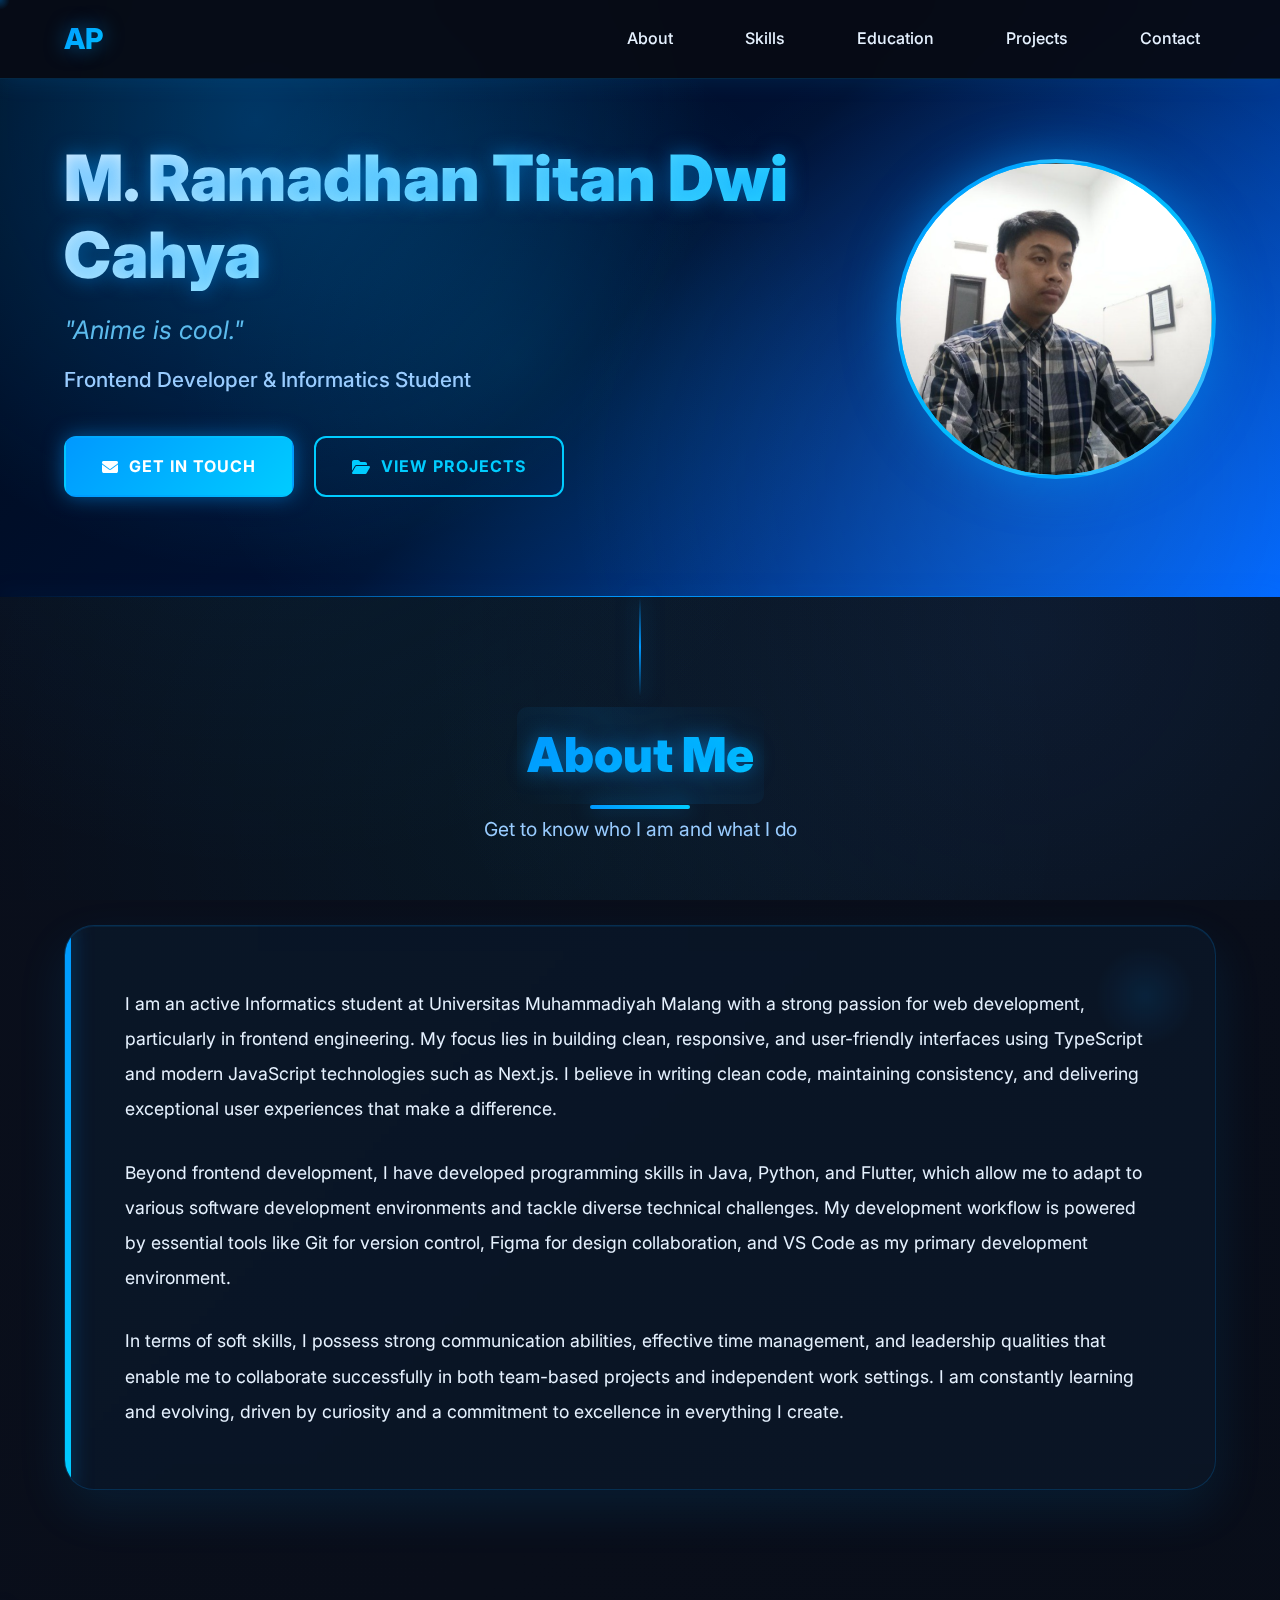
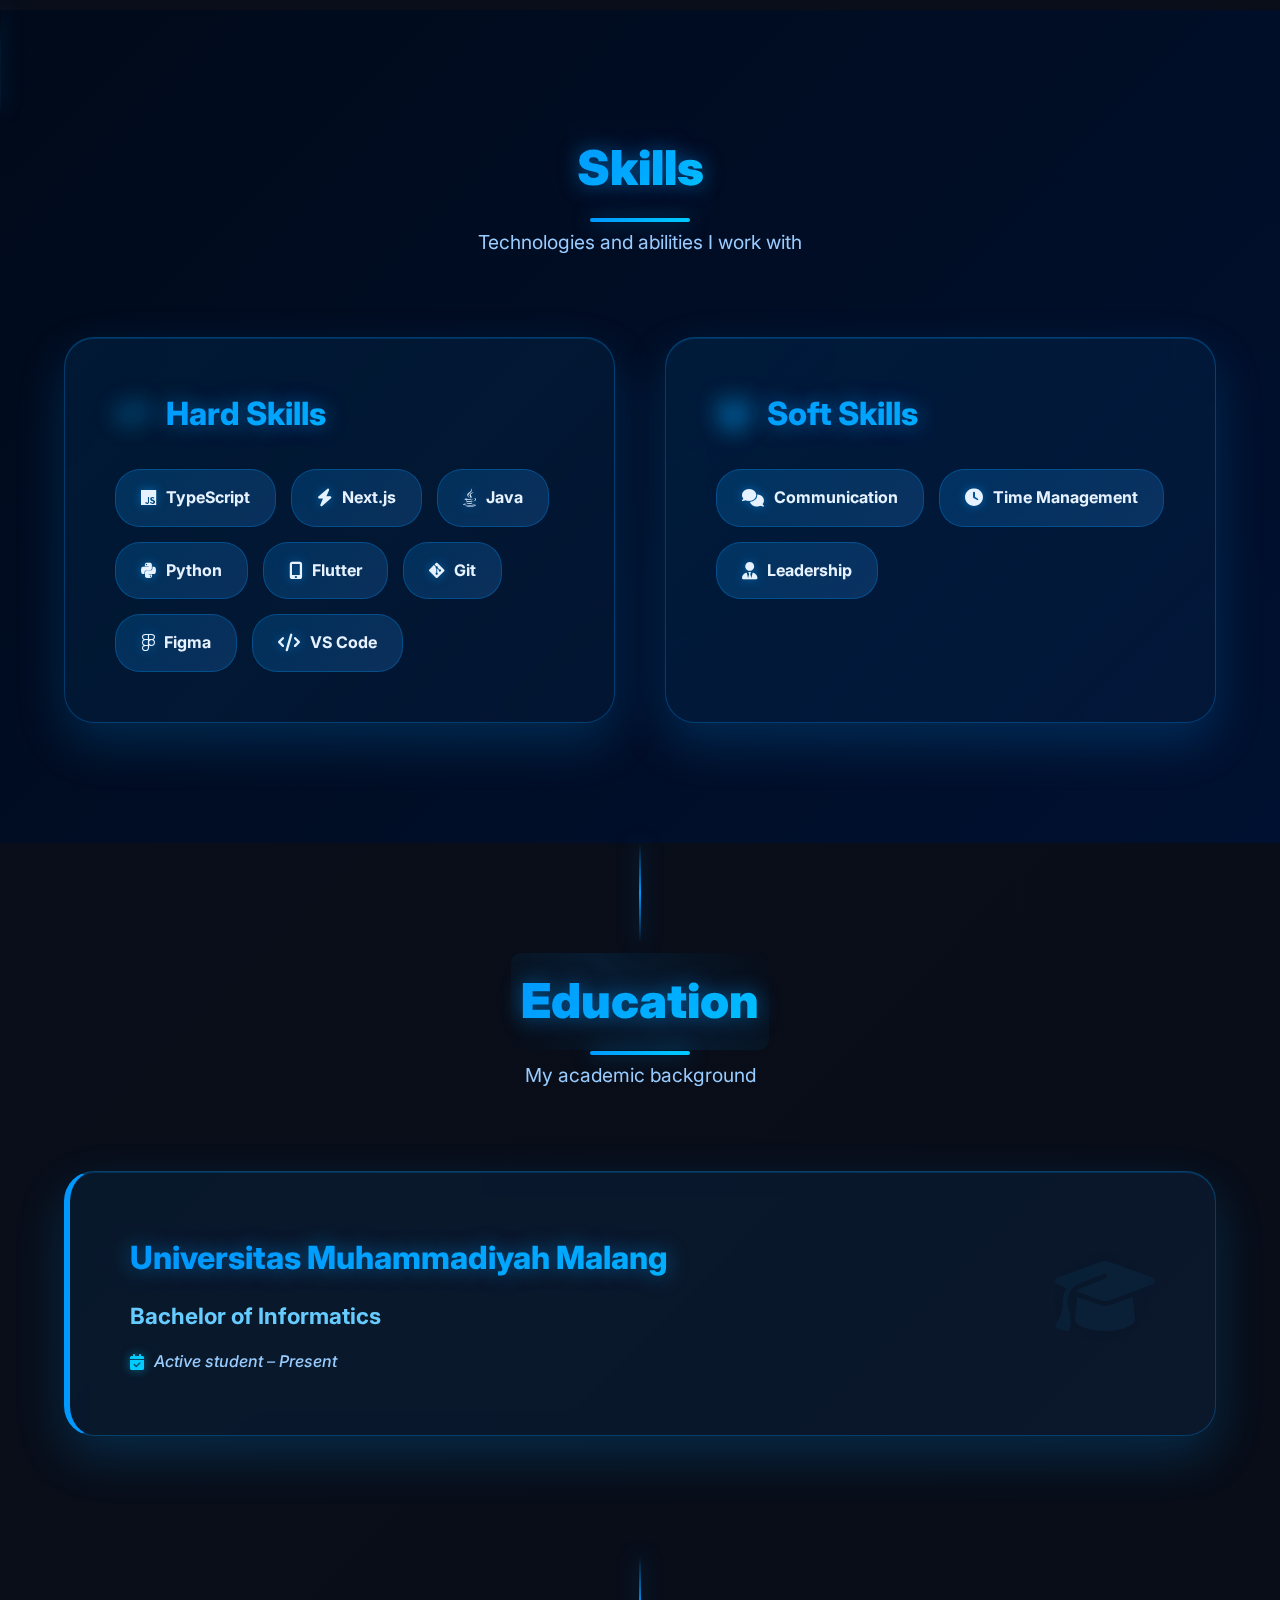
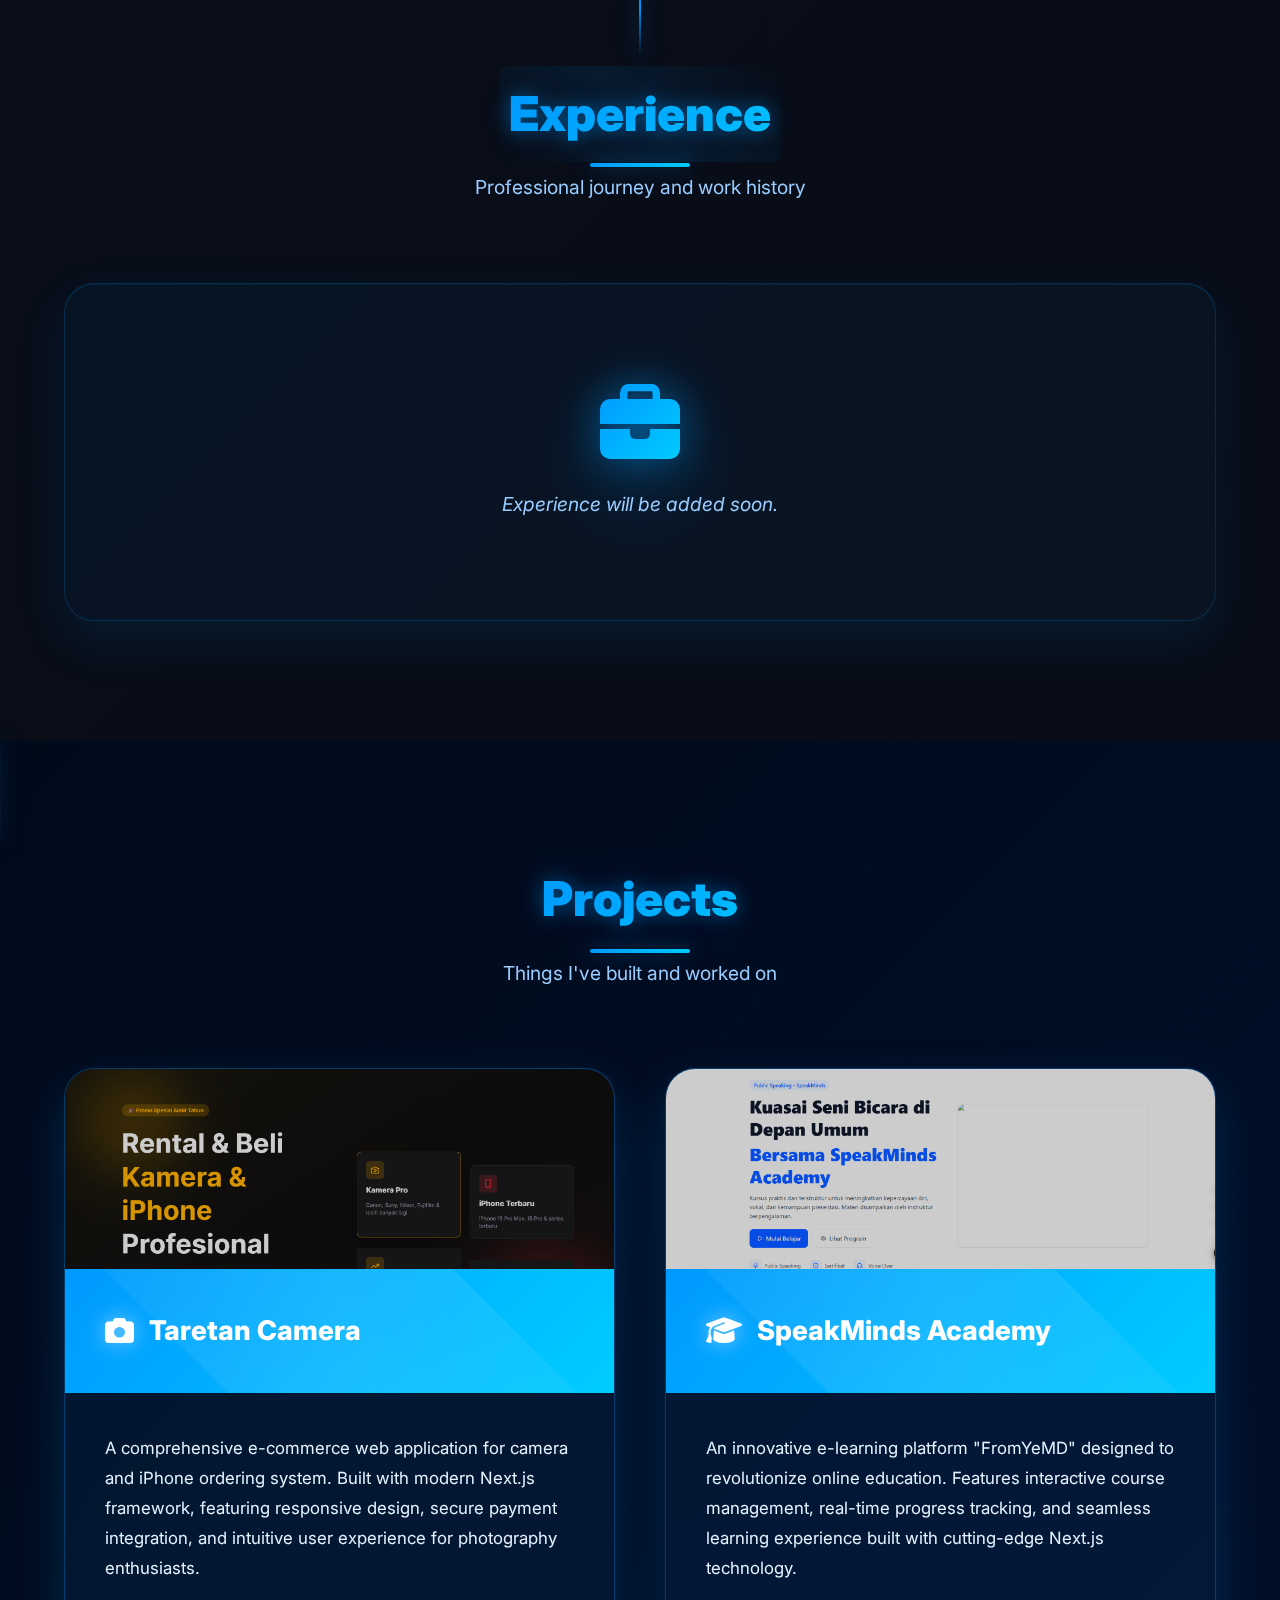
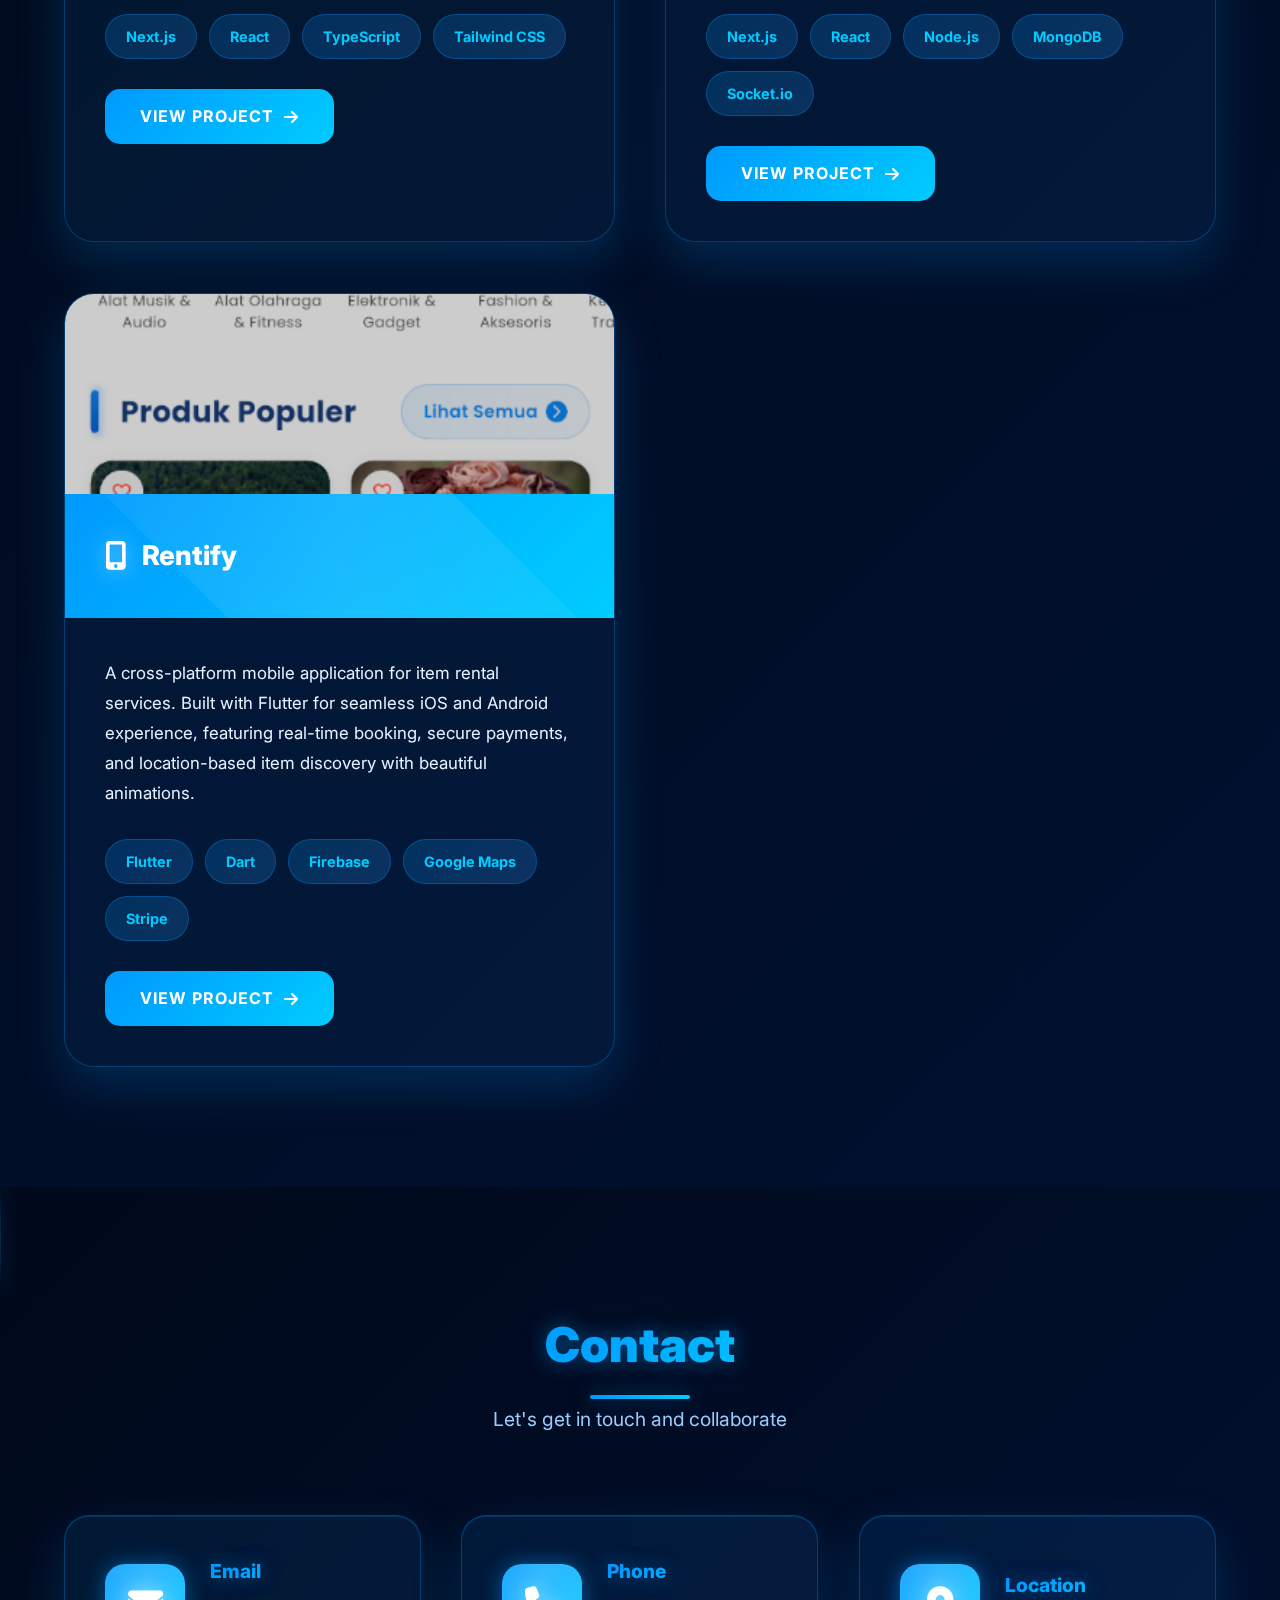
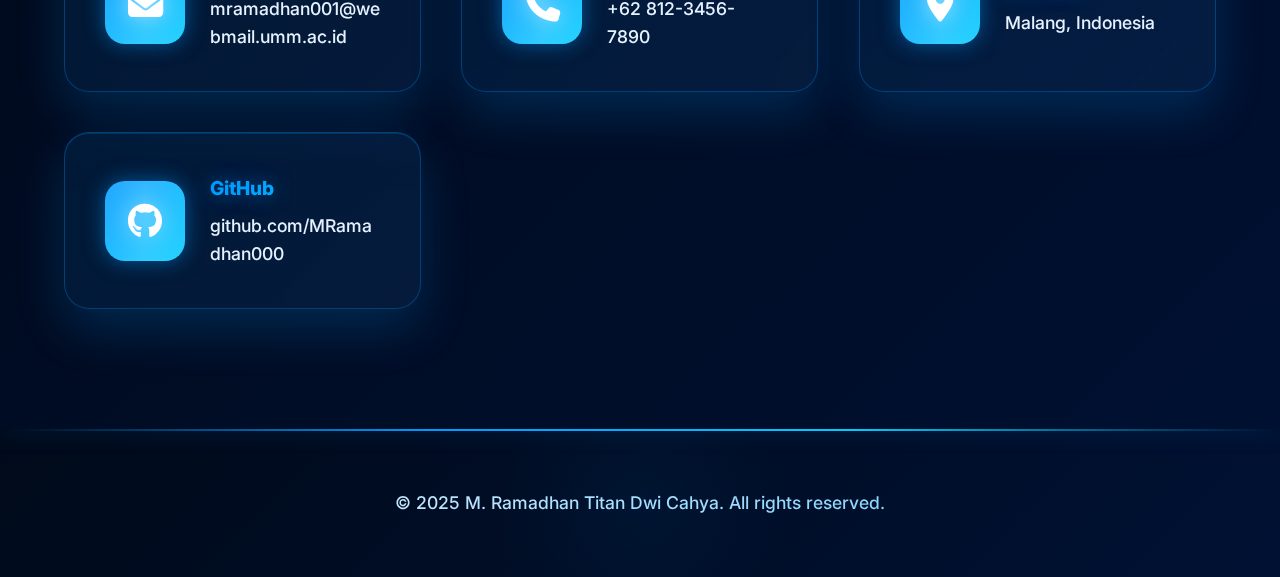
<file: index.html>
<!DOCTYPE html>
<html lang="en">

<head>
    <meta charset="UTF-8">
    <meta name="viewport" content="width=device-width, initial-scale=1.0">
    <title>M. Ramadhan Titan Dwi Cahya - CV (Component Version)</title>
    <link rel="stylesheet" href="style.css">
    <link href="https://fonts.googleapis.com/css2?family=Inter:wght@300;400;500;600;700;800&display=swap"
        rel="stylesheet">
    <link rel="stylesheet" href="https://cdnjs.cloudflare.com/ajax/libs/font-awesome/6.4.0/css/all.min.css">
    <script src="script.js"></script>
</head>

<body>
    <!-- Navigation Container -->
    <div id="navigation-container"></div>

    <!-- Header Container -->
    <div id="header-container"></div>

    <!-- About Container -->
    <div id="about-container"></div>

    <!-- Skills Container -->
    <div id="skills-container"></div>

    <!-- Education Container -->
    <div id="education-container"></div>

    <!-- Experience Container -->
    <div id="experience-container"></div>

    <!-- Projects Container -->
    <div id="projects-container"></div>

    <!-- Contact Container -->
    <div id="contact-container"></div>

    <!-- Footer Container -->
    <div id="footer-container"></div>

    <script>
        // Function to load component
        async function loadComponent(componentName, containerId) {
            try {
                const response = await fetch(`components/${componentName}.html`);
                if (!response.ok) {
                    throw new Error(`Failed to load ${componentName} component`);
                }
                const html = await response.text();
                document.getElementById(containerId).innerHTML = html;
            } catch (error) {
                console.error(`Error loading ${componentName} component:`, error);
                document.getElementById(containerId).innerHTML = `<p>Error loading ${componentName} component</p>`;
            }
        }

        // Load all components when the page loads
        document.addEventListener('DOMContentLoaded', function() {
            loadComponent('navigation', 'navigation-container');
            loadComponent('header', 'header-container');
            loadComponent('about', 'about-container');
            loadComponent('skills', 'skills-container');
            loadComponent('education', 'education-container');
            loadComponent('experience', 'experience-container');
            loadComponent('projects', 'projects-container');
            loadComponent('contact', 'contact-container');
            loadComponent('footer', 'footer-container');
        });
    </script>
</body>

</html>
</file>
<file: style.css>
* {
            margin: 0;
            padding: 0;
            box-sizing: border-box;
        }

        :root {
            --primary-blue: #0066ff;
            --secondary-blue: #3399ff;
            --accent-cyan: #00ccff;
            --dark-blue: #001133;
            --darker-blue: #000a1a;
            --light-blue: #66ccff;
            --neon-blue: #0099ff;
            --bg-dark: #0a0f1c;
            --bg-darker: #060b14;
            --text-light: #e6f2ff;
            --text-gray: #99ccff;
            --white: #ffffff;
            --glow: 0 0 20px rgba(0, 153, 255, 0.5);
            --glow-strong: 0 0 40px rgba(0, 153, 255, 0.8);
        }

        body {
            font-family: 'Inter', sans-serif;
            background: linear-gradient(135deg, var(--bg-dark) 0%, var(--bg-darker) 100%);
            color: var(--text-light);
            line-height: 1.6;
            overflow-x: hidden;
            position: relative;
        }

        body::before {
            content: '';
            position: fixed;
            top: 0;
            left: 0;
            width: 100%;
            height: 100%;
            background: 
                radial-gradient(circle at 20% 30%, rgba(0, 153, 255, 0.1) 0%, transparent 50%),
                radial-gradient(circle at 80% 70%, rgba(51, 153, 255, 0.1) 0%, transparent 50%),
                radial-gradient(circle at 40% 90%, rgba(0, 204, 255, 0.05) 0%, transparent 50%);
            pointer-events: none;
            z-index: -1;
        }

        .container {
            max-width: 1200px;
            margin: 0 auto;
            padding: 0 24px;
        }

        /* Navigation */
        nav {
            position: fixed;
            top: 0;
            left: 0;
            right: 0;
            background: rgba(6, 11, 20, 0.95);
            backdrop-filter: blur(20px);
            border-bottom: 1px solid rgba(0, 153, 255, 0.2);
            box-shadow: 0 4px 20px rgba(0, 153, 255, 0.1);
            z-index: 1000;
            transition: all 0.3s ease;
        }

        nav .container {
            display: flex;
            justify-content: space-between;
            align-items: center;
            padding: 16px 24px;
        }

        .nav-brand {
            font-size: 1.8rem;
            font-weight: 800;
            background: linear-gradient(135deg, var(--neon-blue), var(--accent-cyan));
            -webkit-background-clip: text;
            -webkit-text-fill-color: transparent;
            background-clip: text;
            text-shadow: var(--glow);
            animation: pulse-glow 2s infinite alternate;
        }

        @keyframes pulse-glow {
            0% { filter: drop-shadow(0 0 5px rgba(0, 153, 255, 0.5)); }
            100% { filter: drop-shadow(0 0 15px rgba(0, 153, 255, 0.8)); }
        }

        .nav-links {
            display: flex;
            gap: 40px;
            list-style: none;
        }

        .nav-links a {
            color: var(--text-light);
            text-decoration: none;
            font-weight: 500;
            transition: all 0.3s ease;
            position: relative;
            padding: 8px 16px;
            border-radius: 8px;
        }

        .nav-links a::before {
            content: '';
            position: absolute;
            top: 0;
            left: 0;
            width: 100%;
            height: 100%;
            background: linear-gradient(135deg, rgba(0, 153, 255, 0.1), rgba(51, 153, 255, 0.1));
            border-radius: 8px;
            opacity: 0;
            transition: all 0.3s ease;
            z-index: -1;
        }

        .nav-links a::after {
            content: '';
            position: absolute;
            bottom: 0;
            left: 50%;
            transform: translateX(-50%);
            width: 0;
            height: 2px;
            background: linear-gradient(90deg, var(--neon-blue), var(--accent-cyan));
            transition: width 0.3s ease;
        }

        .nav-links a:hover {
            color: var(--accent-cyan);
            text-shadow: var(--glow);
        }

        .nav-links a:hover::before {
            opacity: 1;
        }

        .nav-links a:hover::after {
            width: 80%;
        }

        /* Header */
        header {
            background: linear-gradient(135deg, var(--darker-blue) 0%, var(--dark-blue) 50%, var(--primary-blue) 100%);
            color: var(--text-light);
            padding: 140px 0 100px;
            position: relative;
            overflow: hidden;
        }

        header::before {
            content: '';
            position: absolute;
            top: 0;
            left: 0;
            right: 0;
            bottom: 0;
            background: 
                radial-gradient(circle at 20% 20%, rgba(0, 153, 255, 0.3) 0%, transparent 40%),
                radial-gradient(circle at 80% 80%, rgba(51, 153, 255, 0.2) 0%, transparent 40%),
                radial-gradient(circle at 40% 60%, rgba(0, 204, 255, 0.1) 0%, transparent 40%);
            animation: float-animation 6s ease-in-out infinite;
        }

        @keyframes float-animation {
            0%, 100% { transform: translateY(0); }
            50% { transform: translateY(-20px); }
        }

        header::after {
            content: '';
            position: absolute;
            bottom: 0;
            left: 0;
            width: 100%;
            height: 1px;
            background: linear-gradient(90deg, transparent, var(--neon-blue), transparent);
            box-shadow: var(--glow);
        }

        .header-content {
            position: relative;
            z-index: 1;
            display: flex;
            align-items: center;
            justify-content: space-between;
            gap: 60px;
        }

        .header-text {
            flex: 1;
            animation: slideInLeft 1s ease;
        }

        @keyframes slideInLeft {
            from {
                opacity: 0;
                transform: translateX(-100px);
            }
            to {
                opacity: 1;
                transform: translateX(0);
            }
        }

        .header-text h1 {
            font-size: 4rem;
            font-weight: 900;
            margin-bottom: 16px;
            line-height: 1.2;
            background: linear-gradient(135deg, var(--text-light), var(--accent-cyan));
            -webkit-background-clip: text;
            -webkit-text-fill-color: transparent;
            background-clip: text;
            text-shadow: var(--glow);
            animation: text-glow 3s ease-in-out infinite alternate;
        }

        @keyframes text-glow {
            0% { filter: drop-shadow(0 0 10px rgba(0, 153, 255, 0.5)); }
            100% { filter: drop-shadow(0 0 30px rgba(0, 153, 255, 0.8)); }
        }

        .header-text .tagline {
            font-size: 1.6rem;
            color: var(--light-blue);
            font-style: italic;
            margin-bottom: 12px;
            opacity: 0.9;
        }

        .header-text .subtitle {
            font-size: 1.3rem;
            color: var(--text-gray);
            margin-bottom: 40px;
            font-weight: 500;
        }

        .header-buttons {
            display: flex;
            gap: 20px;
        }

        .btn {
            padding: 16px 36px;
            border-radius: 12px;
            text-decoration: none;
            font-weight: 700;
            transition: all 0.3s ease;
            display: inline-flex;
            align-items: center;
            gap: 10px;
            position: relative;
            overflow: hidden;
            text-transform: uppercase;
            letter-spacing: 1px;
        }

        .btn::before {
            content: '';
            position: absolute;
            top: 0;
            left: -100%;
            width: 100%;
            height: 100%;
            background: linear-gradient(90deg, transparent, rgba(255, 255, 255, 0.2), transparent);
            transition: left 0.5s ease;
        }

        .btn:hover::before {
            left: 100%;
        }

        .btn-primary {
            background: linear-gradient(135deg, var(--neon-blue), var(--accent-cyan));
            color: var(--white);
            border: 2px solid transparent;
            box-shadow: var(--glow);
        }

        .btn-primary:hover {
            transform: translateY(-4px) scale(1.05);
            box-shadow: var(--glow-strong);
        }

        .btn-outline {
            background: transparent;
            color: var(--accent-cyan);
            border: 2px solid var(--accent-cyan);
            box-shadow: inset 0 0 0 0 var(--accent-cyan);
            transition: all 0.3s ease;
        }

        .btn-outline:hover {
            color: var(--dark-blue);
            box-shadow: inset 400px 0 0 0 var(--accent-cyan);
            transform: translateY(-4px);
        }

        .profile-photo {
            width: 320px;
            height: 320px;
            border-radius: 50%;
            background: linear-gradient(135deg, var(--neon-blue), var(--accent-cyan), var(--light-blue));
            border: 4px solid rgba(0, 153, 255, 0.3);
            box-shadow: 
                0 0 50px rgba(0, 153, 255, 0.5),
                inset 0 0 50px rgba(0, 153, 255, 0.1);
            display: flex;
            align-items: center;
            justify-content: center;
            font-size: 80px;
            color: var(--white);
            font-weight: 900;
            animation: slideInRight 1s ease, rotate-border 8s linear infinite;
            position: relative;
            overflow: hidden;
        }

        .profile-image {
            width: 100%;
            height: 100%;
            object-fit: cover;
            border-radius: 50%;
            position: relative;
            z-index: 2;
        }

        /* Fallback when image fails to load */
        .profile-photo:not(:has(.profile-image))::before,
        .profile-photo .profile-image[src=""]::after {
            content: 'AP';
            position: absolute;
            top: 50%;
            left: 50%;
            transform: translate(-50%, -50%);
            font-size: 80px;
            font-weight: 900;
            color: var(--white);
            z-index: 3;
        }

        @keyframes slideInRight {
            from {
                opacity: 0;
                transform: translateX(100px);
            }
            to {
                opacity: 1;
                transform: translateX(0);
            }
        }

        @keyframes rotate-border {
            0% { 
                box-shadow: 
                    0 0 50px rgba(0, 153, 255, 0.5),
                    inset 0 0 50px rgba(0, 153, 255, 0.1);
            }
            25% { 
                box-shadow: 
                    0 0 50px rgba(51, 153, 255, 0.5),
                    inset 0 0 50px rgba(51, 153, 255, 0.1);
            }
            50% { 
                box-shadow: 
                    0 0 50px rgba(0, 204, 255, 0.5),
                    inset 0 0 50px rgba(0, 204, 255, 0.1);
            }
            75% { 
                box-shadow: 
                    0 0 50px rgba(102, 204, 255, 0.5),
                    inset 0 0 50px rgba(102, 204, 255, 0.1);
            }
            100% { 
                box-shadow: 
                    0 0 50px rgba(0, 153, 255, 0.5),
                    inset 0 0 50px rgba(0, 153, 255, 0.1);
            }
        }

        .profile-photo::before {
            content: '';
            position: absolute;
            inset: -8px;
            border-radius: 50%;
            background: linear-gradient(45deg, var(--neon-blue), var(--accent-cyan), var(--light-blue), var(--neon-blue));
            z-index: -1;
            animation: spin 4s linear infinite;
        }

        @keyframes spin {
            0% { transform: rotate(0deg); }
            100% { transform: rotate(360deg); }
        }

        .profile-photo::after {
            content: '';
            position: absolute;
            inset: 10px;
            border-radius: 50%;
            background: rgba(0, 153, 255, 0.1);
            backdrop-filter: blur(10px);
            z-index: 1;
        }

        /* Section Styles */
        section {
            padding: 120px 0;
            position: relative;
        }

        section::before {
            content: '';
            position: absolute;
            top: 0;
            left: 50%;
            transform: translateX(-50%);
            width: 2px;
            height: 100px;
            background: linear-gradient(180deg, transparent, var(--neon-blue), transparent);
            box-shadow: var(--glow);
        }

        .section-header {
            text-align: center;
            margin-bottom: 80px;
            position: relative;
        }

        .section-title {
            font-size: 3rem;
            font-weight: 900;
            background: linear-gradient(135deg, var(--neon-blue), var(--accent-cyan));
            -webkit-background-clip: text;
            -webkit-text-fill-color: transparent;
            background-clip: text;
            margin-bottom: 20px;
            position: relative;
            display: inline-block;
            text-shadow: var(--glow);
        }

        .section-title::before {
            content: '';
            position: absolute;
            top: -10px;
            left: -10px;
            right: -10px;
            bottom: -10px;
            background: linear-gradient(45deg, transparent, rgba(0, 153, 255, 0.1), transparent);
            border-radius: 10px;
            z-index: -1;
            animation: section-pulse 3s ease-in-out infinite;
        }

        @keyframes section-pulse {
            0%, 100% { opacity: 0; transform: scale(1); }
            50% { opacity: 1; transform: scale(1.05); }
        }

        .section-title::after {
            content: '';
            position: absolute;
            bottom: -15px;
            left: 50%;
            transform: translateX(-50%);
            width: 100px;
            height: 4px;
            background: linear-gradient(90deg, var(--neon-blue), var(--accent-cyan));
            border-radius: 2px;
            box-shadow: var(--glow);
        }

        .section-subtitle {
            color: var(--text-gray);
            font-size: 1.2rem;
            max-width: 700px;
            margin: 0 auto;
            font-weight: 400;
        }

        /* About Section */
        .about-content {
            background: linear-gradient(135deg, rgba(0, 153, 255, 0.05), rgba(51, 153, 255, 0.05));
            padding: 60px;
            border-radius: 30px;
            border: 1px solid rgba(0, 153, 255, 0.2);
            box-shadow: 
                0 20px 50px rgba(0, 153, 255, 0.1),
                inset 0 1px 0 rgba(0, 153, 255, 0.1);
            position: relative;
            overflow: hidden;
            backdrop-filter: blur(10px);
        }

        .about-content::before {
            content: '';
            position: absolute;
            top: 0;
            left: 0;
            width: 6px;
            height: 100%;
            background: linear-gradient(180deg, var(--neon-blue), var(--accent-cyan));
            box-shadow: var(--glow);
        }

        .about-content::after {
            content: '';
            position: absolute;
            top: 20px;
            right: 20px;
            width: 100px;
            height: 100px;
            background: radial-gradient(circle, rgba(0, 153, 255, 0.1) 0%, transparent 70%);
            border-radius: 50%;
            animation: float-animation 4s ease-in-out infinite;
        }

        .about-content p {
            font-size: 1.1rem;
            line-height: 2;
            color: var(--text-light);
            position: relative;
            z-index: 1;
        }

        .about-content p+p {
            margin-top: 28px;
        }

        /* Skills Section */
        #skills {
            background: linear-gradient(135deg, rgba(0, 10, 26, 0.9), rgba(0, 17, 51, 0.9));
            position: relative;
        }

        #skills::before {
            content: '';
            position: absolute;
            inset: 0;
            background: 
                radial-gradient(circle at 30% 40%, rgba(0, 153, 255, 0.1) 0%, transparent 50%),
                radial-gradient(circle at 70% 80%, rgba(51, 153, 255, 0.1) 0%, transparent 50%);
        }

        .skills-container {
            display: grid;
            grid-template-columns: repeat(auto-fit, minmax(400px, 1fr));
            gap: 50px;
            position: relative;
            z-index: 1;
        }

        .skill-category {
            background: linear-gradient(135deg, rgba(0, 153, 255, 0.1), rgba(51, 153, 255, 0.05));
            padding: 50px;
            border-radius: 30px;
            border: 1px solid rgba(0, 153, 255, 0.3);
            box-shadow: 
                0 20px 50px rgba(0, 153, 255, 0.2),
                inset 0 1px 0 rgba(0, 153, 255, 0.2);
            transition: all 0.3s ease;
            position: relative;
            overflow: hidden;
            backdrop-filter: blur(15px);
        }

        .skill-category::before {
            content: '';
            position: absolute;
            top: -50%;
            left: -50%;
            width: 200%;
            height: 200%;
            background: linear-gradient(45deg, transparent, rgba(0, 153, 255, 0.05), transparent);
            transform: rotate(45deg);
            transition: all 0.3s ease;
            opacity: 0;
        }

        .skill-category:hover {
            transform: translateY(-15px);
            box-shadow: 
                0 30px 70px rgba(0, 153, 255, 0.3),
                inset 0 1px 0 rgba(0, 153, 255, 0.3);
            border-color: rgba(0, 153, 255, 0.5);
        }

        .skill-category:hover::before {
            opacity: 1;
            animation: shimmer 1.5s ease-in-out;
        }

        @keyframes shimmer {
            0% { transform: translateX(-100%) translateY(-100%) rotate(45deg); }
            100% { transform: translateX(100%) translateY(100%) rotate(45deg); }
        }

        .skill-category h3 {
            background: linear-gradient(135deg, var(--neon-blue), var(--accent-cyan));
            -webkit-background-clip: text;
            -webkit-text-fill-color: transparent;
            background-clip: text;
            font-size: 2rem;
            font-weight: 800;
            margin-bottom: 30px;
            display: flex;
            align-items: center;
            gap: 15px;
            text-shadow: var(--glow);
        }

        .skill-category h3 i {
            font-size: 1.8rem;
            color: var(--accent-cyan);
            filter: drop-shadow(0 0 10px rgba(0, 204, 255, 0.7));
        }

        .skill-list {
            display: flex;
            flex-wrap: wrap;
            gap: 15px;
        }

        .skill-item {
            background: linear-gradient(135deg, rgba(0, 153, 255, 0.2), rgba(51, 153, 255, 0.2));
            color: var(--text-light);
            padding: 15px 25px;
            border-radius: 25px;
            font-weight: 700;
            font-size: 1rem;
            border: 1px solid rgba(0, 153, 255, 0.3);
            transition: all 0.3s ease;
            display: inline-flex;
            align-items: center;
            gap: 10px;
            position: relative;
            overflow: hidden;
            cursor: pointer;
        }

        .skill-item::before {
            content: '';
            position: absolute;
            top: 0;
            left: -100%;
            width: 100%;
            height: 100%;
            background: linear-gradient(90deg, transparent, rgba(0, 153, 255, 0.3), transparent);
            transition: all 0.5s ease;
        }

        .skill-item:hover {
            background: linear-gradient(135deg, var(--neon-blue), var(--accent-cyan));
            color: var(--white);
            transform: translateY(-5px) scale(1.05);
            box-shadow: var(--glow-strong);
            border-color: var(--accent-cyan);
        }

        .skill-item:hover::before {
            left: 100%;
        }

        .skill-item i {
            font-size: 1.1rem;
            filter: drop-shadow(0 0 5px rgba(0, 153, 255, 0.5));
        }

        /* Education Section */
        .education-item {
            background: linear-gradient(135deg, rgba(0, 153, 255, 0.08), rgba(51, 153, 255, 0.08));
            padding: 60px;
            border-radius: 30px;
            border: 1px solid rgba(0, 153, 255, 0.3);
            box-shadow: 
                0 20px 50px rgba(0, 153, 255, 0.2),
                inset 0 1px 0 rgba(0, 153, 255, 0.2);
            border-left: 6px solid var(--neon-blue);
            position: relative;
            transition: all 0.3s ease;
            backdrop-filter: blur(10px);
            overflow: hidden;
        }

        .education-item::before {
            content: '\f19d';
            font-family: 'Font Awesome 6 Free';
            font-weight: 900;
            position: absolute;
            top: 60px;
            right: 60px;
            font-size: 5rem;
            background: linear-gradient(135deg, rgba(0, 153, 255, 0.2), rgba(51, 153, 255, 0.2));
            -webkit-background-clip: text;
            -webkit-text-fill-color: transparent;
            background-clip: text;
            opacity: 0.3;
            filter: drop-shadow(0 0 20px rgba(0, 153, 255, 0.3));
        }

        .education-item::after {
            content: '';
            position: absolute;
            top: -50%;
            right: -50%;
            width: 200%;
            height: 200%;
            background: linear-gradient(45deg, transparent, rgba(0, 153, 255, 0.05), transparent);
            transform: rotate(45deg);
            opacity: 0;
            transition: all 0.3s ease;
        }

        .education-item:hover {
            transform: translateY(-10px) scale(1.02);
            box-shadow: 
                0 30px 70px rgba(0, 153, 255, 0.3),
                inset 0 1px 0 rgba(0, 153, 255, 0.3);
            border-color: rgba(0, 153, 255, 0.5);
        }

        .education-item:hover::after {
            opacity: 1;
            animation: shimmer 1s ease-out;
        }

        .education-item h3 {
            background: linear-gradient(135deg, var(--neon-blue), var(--accent-cyan));
            -webkit-background-clip: text;
            -webkit-text-fill-color: transparent;
            background-clip: text;
            font-size: 2rem;
            font-weight: 800;
            margin-bottom: 15px;
            text-shadow: var(--glow);
        }

        .education-item .degree {
            font-size: 1.4rem;
            color: var(--light-blue);
            margin-bottom: 15px;
            font-weight: 700;
        }

        .education-item .status {
            color: var(--text-gray);
            font-style: italic;
            display: flex;
            align-items: center;
            gap: 10px;
            font-weight: 500;
        }

        .education-item .status i {
            color: var(--accent-cyan);
            filter: drop-shadow(0 0 5px rgba(0, 204, 255, 0.5));
        }

        /* Experience Section */
        .experience-placeholder {
            background: linear-gradient(135deg, rgba(0, 153, 255, 0.05), rgba(51, 153, 255, 0.05));
            padding: 100px;
            border-radius: 30px;
            border: 1px solid rgba(0, 153, 255, 0.2);
            box-shadow: 
                0 20px 50px rgba(0, 153, 255, 0.1),
                inset 0 1px 0 rgba(0, 153, 255, 0.1);
            text-align: center;
            color: var(--text-gray);
            font-style: italic;
            position: relative;
            backdrop-filter: blur(10px);
            overflow: hidden;
        }

        .experience-placeholder::before {
            content: '';
            position: absolute;
            top: 50%;
            left: 50%;
            transform: translate(-50%, -50%);
            width: 200px;
            height: 200px;
            background: radial-gradient(circle, rgba(0, 153, 255, 0.1) 0%, transparent 70%);
            border-radius: 50%;
            animation: pulse-expand 3s ease-in-out infinite;
        }

        @keyframes pulse-expand {
            0%, 100% { 
                transform: translate(-50%, -50%) scale(1);
                opacity: 0.3;
            }
            50% { 
                transform: translate(-50%, -50%) scale(1.2);
                opacity: 0.1;
            }
        }

        .experience-placeholder i {
            font-size: 5rem;
            background: linear-gradient(135deg, var(--neon-blue), var(--accent-cyan));
            -webkit-background-clip: text;
            -webkit-text-fill-color: transparent;
            background-clip: text;
            margin-bottom: 25px;
            filter: drop-shadow(0 0 20px rgba(0, 153, 255, 0.5));
            position: relative;
            z-index: 1;
            animation: float-slow 4s ease-in-out infinite;
        }

        @keyframes float-slow {
            0%, 100% { transform: translateY(0); }
            50% { transform: translateY(-15px); }
        }

        .experience-placeholder p {
            font-size: 1.2rem;
            position: relative;
            z-index: 1;
        }

        /* Projects Section */
        #projects {
            background: linear-gradient(135deg, rgba(0, 10, 26, 0.9), rgba(0, 17, 51, 0.9));
            position: relative;
        }

        #projects::before {
            content: '';
            position: absolute;
            inset: 0;
            background: 
                radial-gradient(circle at 25% 25%, rgba(0, 153, 255, 0.1) 0%, transparent 50%),
                radial-gradient(circle at 75% 75%, rgba(51, 153, 255, 0.1) 0%, transparent 50%);
        }

        .projects-grid {
            display: grid;
            grid-template-columns: repeat(auto-fit, minmax(380px, 1fr));
            gap: 50px;
            position: relative;
            z-index: 1;
        }

        .project-card {
            background: linear-gradient(135deg, rgba(0, 153, 255, 0.08), rgba(51, 153, 255, 0.08));
            border-radius: 30px;
            border: 1px solid rgba(0, 153, 255, 0.3);
            box-shadow: 
                0 20px 50px rgba(0, 153, 255, 0.2),
                inset 0 1px 0 rgba(0, 153, 255, 0.2);
            overflow: hidden;
            transition: all 0.3s ease;
            position: relative;
            backdrop-filter: blur(15px);
        }

        .project-image {
            position: relative;
            height: 200px;
            overflow: hidden;
            background: linear-gradient(135deg, var(--dark-blue), var(--primary-blue));
        }

        .project-img {
            width: 100%;
            height: 100%;
            object-fit: cover;
            transition: all 0.3s ease;
            filter: brightness(0.8) saturate(1.2);
        }

        .project-overlay {
            position: absolute;
            top: 0;
            left: 0;
            width: 100%;
            height: 100%;
            background: linear-gradient(135deg, rgba(0, 153, 255, 0.3), rgba(51, 153, 255, 0.3));
            display: flex;
            align-items: center;
            justify-content: center;
            opacity: 0;
            transition: all 0.3s ease;
        }

        .project-overlay i {
            font-size: 3rem;
            color: var(--white);
            filter: drop-shadow(0 0 20px rgba(0, 153, 255, 0.8));
        }

        .project-card:hover .project-overlay {
            opacity: 1;
        }

        .project-card:hover .project-img {
            transform: scale(1.1);
            filter: brightness(0.6) saturate(1.5);
        }

        .project-card::before {
            content: '';
            position: absolute;
            top: 0;
            left: -100%;
            width: 100%;
            height: 100%;
            background: linear-gradient(90deg, transparent, rgba(0, 153, 255, 0.1), transparent);
            transition: all 0.8s ease;
        }

        .project-card:hover {
            transform: translateY(-20px) scale(1.02);
            box-shadow: 
                0 30px 70px rgba(0, 153, 255, 0.3),
                inset 0 1px 0 rgba(0, 153, 255, 0.3);
            border-color: rgba(0, 153, 255, 0.5);
        }

        .project-card:hover::before {
            left: 100%;
        }

        .project-header {
            background: linear-gradient(135deg, var(--neon-blue), var(--accent-cyan));
            color: var(--white);
            padding: 40px;
            font-size: 1.7rem;
            font-weight: 800;
            display: flex;
            align-items: center;
            gap: 15px;
            position: relative;
            overflow: hidden;
        }

        .project-header::before {
            content: '';
            position: absolute;
            top: -50%;
            right: -50%;
            width: 200%;
            height: 200%;
            background: linear-gradient(45deg, transparent, rgba(255, 255, 255, 0.1), transparent);
            transform: rotate(45deg);
            animation: project-shimmer 3s linear infinite;
        }

        @keyframes project-shimmer {
            0% { transform: translateX(-100%) translateY(-100%) rotate(45deg); }
            100% { transform: translateX(100%) translateY(100%) rotate(45deg); }
        }

        .project-header i {
            font-size: 1.8rem;
            filter: drop-shadow(0 0 10px rgba(255, 255, 255, 0.5));
        }

        .project-body {
            padding: 40px;
            position: relative;
        }

        .project-description {
            color: var(--text-light);
            margin-bottom: 30px;
            line-height: 1.8;
            font-size: 1.05rem;
        }

        .project-tech {
            display: flex;
            flex-wrap: wrap;
            gap: 12px;
            margin-bottom: 30px;
        }

        .tech-tag {
            background: linear-gradient(135deg, rgba(0, 153, 255, 0.2), rgba(51, 153, 255, 0.2));
            color: var(--accent-cyan);
            padding: 10px 20px;
            border-radius: 25px;
            font-size: 0.9rem;
            font-weight: 700;
            border: 1px solid rgba(0, 153, 255, 0.3);
            transition: all 0.3s ease;
        }

        .tech-tag:hover {
            background: linear-gradient(135deg, var(--neon-blue), var(--accent-cyan));
            color: var(--white);
            transform: scale(1.05);
            box-shadow: var(--glow);
        }

        .project-link {
            display: inline-flex;
            align-items: center;
            gap: 10px;
            background: linear-gradient(135deg, var(--neon-blue), var(--accent-cyan));
            color: var(--white);
            padding: 15px 35px;
            border-radius: 15px;
            text-decoration: none;
            font-weight: 700;
            text-transform: uppercase;
            letter-spacing: 1px;
            transition: all 0.3s ease;
            position: relative;
            overflow: hidden;
        }

        .project-link::before {
            content: '';
            position: absolute;
            top: 0;
            left: -100%;
            width: 100%;
            height: 100%;
            background: linear-gradient(90deg, transparent, rgba(255, 255, 255, 0.2), transparent);
            transition: all 0.5s ease;
        }

        .project-link:hover {
            transform: translateY(-3px);
            box-shadow: var(--glow-strong);
        }

        .project-link:hover::before {
            left: 100%;
        }

        /* Contact Section */
        #contact {
            background: linear-gradient(135deg, rgba(0, 10, 26, 0.95), rgba(0, 17, 51, 0.95));
            position: relative;
        }

        #contact::before {
            content: '';
            position: absolute;
            inset: 0;
            background: 
                radial-gradient(circle at 20% 30%, rgba(0, 153, 255, 0.15) 0%, transparent 50%),
                radial-gradient(circle at 80% 70%, rgba(51, 153, 255, 0.15) 0%, transparent 50%),
                radial-gradient(circle at 50% 50%, rgba(0, 204, 255, 0.1) 0%, transparent 70%);
        }

        .contact-grid {
            display: grid;
            grid-template-columns: repeat(auto-fit, minmax(320px, 1fr));
            gap: 40px;
            position: relative;
            z-index: 1;
        }

        .contact-item {
            background: linear-gradient(135deg, rgba(0, 153, 255, 0.1), rgba(51, 153, 255, 0.1));
            padding: 40px;
            border-radius: 25px;
            border: 1px solid rgba(0, 153, 255, 0.3);
            box-shadow: 
                0 20px 50px rgba(0, 153, 255, 0.2),
                inset 0 1px 0 rgba(0, 153, 255, 0.2);
            display: flex;
            align-items: center;
            gap: 25px;
            transition: all 0.3s ease;
            position: relative;
            backdrop-filter: blur(15px);
            overflow: hidden;
        }

        .contact-item::before {
            content: '';
            position: absolute;
            top: 0;
            left: -100%;
            width: 100%;
            height: 100%;
            background: linear-gradient(90deg, transparent, rgba(0, 153, 255, 0.1), transparent);
            transition: all 0.8s ease;
        }

        .contact-item:hover {
            transform: translateY(-10px) scale(1.02);
            box-shadow: 
                0 30px 70px rgba(0, 153, 255, 0.3),
                inset 0 1px 0 rgba(0, 153, 255, 0.3);
            border-color: rgba(0, 153, 255, 0.5);
        }

        .contact-item:hover::before {
            left: 100%;
        }

        .contact-icon {
            width: 80px;
            height: 80px;
            background: linear-gradient(135deg, var(--neon-blue), var(--accent-cyan));
            border-radius: 20px;
            display: flex;
            align-items: center;
            justify-content: center;
            color: var(--white);
            font-size: 2.2rem;
            flex-shrink: 0;
            position: relative;
            overflow: hidden;
            box-shadow: var(--glow);
        }

        .contact-icon::before {
            content: '';
            position: absolute;
            top: -50%;
            right: -50%;
            width: 200%;
            height: 200%;
            background: linear-gradient(45deg, transparent, rgba(255, 255, 255, 0.2), transparent);
            transform: rotate(45deg);
            animation: icon-shimmer 3s linear infinite;
        }

        @keyframes icon-shimmer {
            0% { transform: translateX(-100%) translateY(-100%) rotate(45deg); }
            100% { transform: translateX(100%) translateY(100%) rotate(45deg); }
        }

        .contact-icon i {
            position: relative;
            z-index: 1;
            filter: drop-shadow(0 0 10px rgba(255, 255, 255, 0.5));
        }

        .contact-info h4 {
            background: linear-gradient(135deg, var(--neon-blue), var(--accent-cyan));
            -webkit-background-clip: text;
            -webkit-text-fill-color: transparent;
            background-clip: text;
            font-size: 1.2rem;
            margin-bottom: 8px;
            font-weight: 800;
            text-shadow: var(--glow);
        }

        .contact-info p {
            color: var(--text-light);
            font-size: 1.1rem;
            word-break: break-word;
            font-weight: 500;
        }

        /* Footer */
        footer {
            background: linear-gradient(135deg, var(--darker-blue), var(--dark-blue));
            color: var(--text-light);
            text-align: center;
            padding: 60px 0;
            position: relative;
            overflow: hidden;
        }

        footer::before {
            content: '';
            position: absolute;
            top: 0;
            left: 0;
            width: 100%;
            height: 2px;
            background: linear-gradient(90deg, transparent, var(--neon-blue), var(--accent-cyan), transparent);
            box-shadow: var(--glow);
        }

        footer::after {
            content: '';
            position: absolute;
            top: 50%;
            left: 50%;
            transform: translate(-50%, -50%);
            width: 300px;
            height: 300px;
            background: radial-gradient(circle, rgba(0, 153, 255, 0.05) 0%, transparent 70%);
            border-radius: 50%;
            animation: footer-pulse 4s ease-in-out infinite;
        }

        @keyframes footer-pulse {
            0%, 100% { 
                transform: translate(-50%, -50%) scale(1);
                opacity: 0.3;
            }
            50% { 
                transform: translate(-50%, -50%) scale(1.2);
                opacity: 0.1;
            }
        }

        footer p {
            font-size: 1.1rem;
            font-weight: 500;
            position: relative;
            z-index: 1;
            background: linear-gradient(135deg, var(--text-light), var(--light-blue));
            -webkit-background-clip: text;
            -webkit-text-fill-color: transparent;
            background-clip: text;
        }

        /* Animations */
        @keyframes fadeInLeft {
            from {
                opacity: 0;
                transform: translateX(-50px);
            }
            to {
                opacity: 1;
                transform: translateX(0);
            }
        }

        @keyframes fadeInRight {
            from {
                opacity: 0;
                transform: translateX(50px);
            }
            to {
                opacity: 1;
                transform: translateX(0);
            }
        }

        @keyframes fadeInUp {
            from {
                opacity: 0;
                transform: translateY(50px);
            }
            to {
                opacity: 1;
                transform: translateY(0);
            }
        }

        @keyframes matrix-rain {
            0% {
                transform: translateY(-100vh) translateX(0);
                opacity: 1;
            }
            70% {
                opacity: 1;
            }
            100% {
                transform: translateY(100vh) translateX(50px);
                opacity: 0;
            }
        }

        @keyframes cyber-glow {
            0%, 100% {
                text-shadow: 
                    0 0 5px var(--neon-blue),
                    0 0 10px var(--neon-blue),
                    0 0 15px var(--neon-blue),
                    0 0 20px var(--neon-blue);
            }
            50% {
                text-shadow: 
                    0 0 10px var(--accent-cyan),
                    0 0 20px var(--accent-cyan),
                    0 0 30px var(--accent-cyan),
                    0 0 40px var(--accent-cyan);
            }
        }

        /* Add some cyber particles */
        body::after {
            content: '';
            position: fixed;
            top: 0;
            left: 0;
            width: 100%;
            height: 100%;
            background-image: 
                radial-gradient(2px 2px at 20px 30px, rgba(0, 153, 255, 0.3), transparent),
                radial-gradient(2px 2px at 40px 70px, rgba(51, 153, 255, 0.3), transparent),
                radial-gradient(1px 1px at 90px 40px, rgba(0, 204, 255, 0.3), transparent),
                radial-gradient(1px 1px at 130px 80px, rgba(0, 153, 255, 0.3), transparent),
                radial-gradient(2px 2px at 160px 30px, rgba(51, 153, 255, 0.3), transparent);
            background-repeat: repeat;
            background-size: 200px 100px;
            animation: matrix-rain 20s linear infinite;
            pointer-events: none;
            z-index: -1;
        }

        /* Responsive */
        /* Large tablets and small desktops */
        @media (max-width: 1024px) {
            .container {
                padding: 0 20px;
            }

            .header-content {
                gap: 40px;
            }

            .header-text h1 {
                font-size: 3.2rem;
            }

            .profile-photo {
                width: 280px;
                height: 280px;
                font-size: 70px;
            }

            .section-title {
                font-size: 2.8rem;
            }

            .skills-container {
                grid-template-columns: 1fr;
                gap: 40px;
            }

            .projects-grid {
                grid-template-columns: repeat(auto-fit, minmax(350px, 1fr));
            }

            .contact-grid {
                grid-template-columns: repeat(auto-fit, minmax(280px, 1fr));
            }
        }

        /* Tablets */
        @media (max-width: 768px) {
            .nav-links {
                display: none;
                position: absolute;
                top: 100%;
                left: 0;
                width: 100%;
                background: rgba(6, 11, 20, 0.98);
                flex-direction: column;
                padding: 20px;
                gap: 20px;
                border-top: 1px solid rgba(0, 153, 255, 0.3);
                box-shadow: 0 10px 30px rgba(0, 153, 255, 0.2);
            }

            .nav-links.active {
                display: flex;
                animation: slideDown 0.3s ease;
            }

            @keyframes slideDown {
                from { opacity: 0; transform: translateY(-20px); }
                to { opacity: 1; transform: translateY(0); }
            }

            /* Add hamburger menu */
            .hamburger {
                display: block;
                width: 30px;
                height: 20px;
                position: relative;
                cursor: pointer;
            }

            .hamburger span {
                display: block;
                width: 100%;
                height: 2px;
                background: linear-gradient(90deg, var(--neon-blue), var(--accent-cyan));
                margin: 4px 0;
                transition: all 0.3s ease;
                border-radius: 1px;
                box-shadow: 0 0 10px rgba(0, 153, 255, 0.5);
            }

            .hamburger.active span:nth-child(1) {
                transform: rotate(45deg) translate(5px, 5px);
            }

            .hamburger.active span:nth-child(2) {
                opacity: 0;
            }

            .hamburger.active span:nth-child(3) {
                transform: rotate(-45deg) translate(7px, -6px);
            }

            .nav-brand {
                font-size: 1.6rem;
            }

            .header-content {
                flex-direction: column-reverse;
                text-align: center;
                gap: 30px;
            }

            .header-text h1 {
                font-size: 2.8rem;
            }

            .header-text .tagline {
                font-size: 1.3rem;
            }

            .header-text .subtitle {
                font-size: 1.1rem;
            }

            .header-buttons {
                flex-direction: column;
                width: 100%;
                gap: 15px;
                align-items: center;
            }

            .btn {
                justify-content: center;
                padding: 16px 32px;
                width: 100%;
                max-width: 280px;
            }

            .profile-photo {
                width: 240px;
                height: 240px;
                font-size: 65px;
            }

            .profile-image {
                width: 100%;
                height: 100%;
                object-fit: cover;
                border-radius: 50%;
            }

            .section-title {
                font-size: 2.4rem;
            }

            .section-subtitle {
                font-size: 1.1rem;
                padding: 0 10px;
            }

            .about-content {
                padding: 40px 30px;
            }

            .about-content p {
                font-size: 1rem;
                line-height: 1.8;
            }

            .skill-category {
                padding: 40px 30px;
            }

            .skill-category h3 {
                font-size: 1.8rem;
                gap: 12px;
            }

            .skill-item {
                padding: 12px 20px;
                font-size: 0.95rem;
            }

            .education-item,
            .experience-placeholder {
                padding: 40px 30px;
            }

            .education-item::before {
                font-size: 4rem;
                top: 40px;
                right: 30px;
            }

            .projects-grid {
                grid-template-columns: 1fr;
                gap: 30px;
            }

            .project-image {
                height: 160px;
            }

            .project-overlay i {
                font-size: 2.5rem;
            }

            .project-body {
                padding: 35px 30px;
            }

            .contact-grid {
                grid-template-columns: 1fr;
                gap: 25px;
            }

            .contact-item {
                padding: 30px 25px;
                gap: 20px;
            }

            .contact-icon {
                width: 75px;
                height: 75px;
                font-size: 2.1rem;
            }

            header {
                padding: 120px 0 80px;
            }

            section {
                padding: 80px 0;
            }

            /* Mobile specific optimizations */
            body::before {
                background: 
                    radial-gradient(circle at 30% 20%, rgba(0, 153, 255, 0.06) 0%, transparent 50%),
                    radial-gradient(circle at 70% 80%, rgba(51, 153, 255, 0.06) 0%, transparent 50%);
            }

            body::after {
                background-size: 120px 60px;
                animation-duration: 12s;
            }
        }

        /* Small tablets and large phones */
        @media (max-width: 640px) {
            .container {
                padding: 0 18px;
            }

            .header-text h1 {
                font-size: 2.4rem;
                line-height: 1.1;
            }

            .header-text .tagline {
                font-size: 1.1rem;
            }

            .header-text .subtitle {
                font-size: 1rem;
            }

            .profile-photo {
                width: 200px;
                height: 200px;
                font-size: 55px;
            }

            .profile-image {
                width: 100%;
                height: 100%;
                object-fit: cover;
                border-radius: 50%;
            }

            .section-title {
                font-size: 2.1rem;
            }

            .about-content,
            .skill-category,
            .education-item,
            .experience-placeholder {
                padding: 30px 25px;
                margin: 0 5px;
            }

            .project-header,
            .project-body {
                padding: 30px 25px;
            }

            .contact-item {
                padding: 25px 20px;
                flex-direction: column;
                text-align: center;
                gap: 15px;
            }

            .contact-icon {
                width: 65px;
                height: 65px;
                font-size: 1.9rem;
            }

            .skill-list {
                gap: 10px;
                justify-content: center;
            }

            .skill-item {
                padding: 10px 18px;
                font-size: 0.9rem;
            }

            .btn {
                padding: 14px 28px;
                font-size: 0.95rem;
            }
        }

        /* Mobile phones */
        @media (max-width: 480px) {
            .container {
                padding: 0 16px;
            }

            nav .container {
                padding: 12px 16px;
            }

            .nav-brand {
                font-size: 1.4rem;
            }

            .header-text h1 {
                font-size: 2rem;
                margin-bottom: 12px;
            }

            .header-text .tagline {
                font-size: 1rem;
                margin-bottom: 8px;
            }

            .header-text .subtitle {
                font-size: 0.9rem;
                margin-bottom: 25px;
            }

            .profile-photo {
                width: 170px;
                height: 170px;
                font-size: 45px;
            }

            .profile-image {
                width: 100%;
                height: 100%;
                object-fit: cover;
                border-radius: 50%;
            }

            .section-title {
                font-size: 1.9rem;
            }

            .section-subtitle {
                font-size: 1rem;
                padding: 0 5px;
            }

            .about-content,
            .education-item,
            .experience-placeholder,
            .skill-category {
                padding: 25px 20px;
                border-radius: 20px;
            }

            .about-content p {
                font-size: 0.95rem;
                line-height: 1.7;
            }

            .skill-category h3 {
                font-size: 1.6rem;
                margin-bottom: 20px;
            }

            .skill-item {
                padding: 8px 16px;
                font-size: 0.85rem;
                gap: 6px;
            }

            .education-item h3 {
                font-size: 1.6rem;
            }

            .education-item .degree {
                font-size: 1.2rem;
            }

            .education-item::before {
                font-size: 3rem;
                top: 25px;
                right: 20px;
            }

            .experience-placeholder {
                padding: 60px 20px;
            }

            .experience-placeholder i {
                font-size: 4rem;
                margin-bottom: 15px;
            }

            .project-header,
            .project-body {
                padding: 25px 20px;
                border-radius: 20px;
            }

            .project-image {
                height: 140px;
            }

            .project-overlay i {
                font-size: 2rem;
            }

            .project-description {
                font-size: 0.95rem;
                line-height: 1.6;
                margin-bottom: 20px;
            }

            .tech-tag {
                padding: 8px 16px;
                font-size: 0.8rem;
            }

            .project-link {
                padding: 12px 28px;
                font-size: 0.9rem;
            }

            .contact-item {
                padding: 20px 15px;
            }

            .contact-icon {
                width: 55px;
                height: 55px;
                font-size: 1.6rem;
            }

            .contact-info h4 {
                font-size: 1.1rem;
            }

            .contact-info p {
                font-size: 0.95rem;
            }

            .btn {
                padding: 12px 24px;
                font-size: 0.9rem;
                letter-spacing: 0.5px;
            }

            header {
                padding: 100px 0 60px;
            }

            section {
                padding: 60px 0;
            }

            /* Ultra-mobile optimizations */
            body::after {
                background-size: 100px 50px;
                animation-duration: 10s;
            }
        }

        /* Extra small phones */
        @media (max-width: 360px) {
            .container {
                padding: 0 12px;
            }

            .header-text h1 {
                font-size: 1.8rem;
            }

            .profile-photo {
                width: 150px;
                height: 150px;
                font-size: 40px;
            }

            .profile-image {
                width: 100%;
                height: 100%;
                object-fit: cover;
                border-radius: 50%;
            }

            .section-title {
                font-size: 1.7rem;
            }

            .about-content,
            .skill-category,
            .education-item,
            .experience-placeholder,
            .project-header,
            .project-body {
                padding: 20px 15px;
            }

            .skill-item {
                padding: 6px 12px;
                font-size: 0.8rem;
            }

            .contact-item {
                padding: 18px 12px;
            }

            .btn {
                padding: 10px 20px;
                font-size: 0.85rem;
            }
        }

        /* Landscape phone orientation */
        @media (max-height: 500px) and (orientation: landscape) {
            header {
                padding: 80px 0 40px;
            }

            section {
                padding: 40px 0;
            }

            .header-content {
                flex-direction: row;
                gap: 30px;
            }

            .header-text h1 {
                font-size: 2.2rem;
            }

            .profile-photo {
                width: 180px;
                height: 180px;
                font-size: 50px;
            }

            .profile-image {
                width: 100%;
                height: 100%;
                object-fit: cover;
                border-radius: 50%;
            }
        }

        /* High DPI displays */
        @media (min-resolution: 2dppx) {
            .profile-photo,
            .contact-icon {
                image-rendering: -webkit-optimize-contrast;
                image-rendering: crisp-edges;
            }
        }

        /* Dark mode enhancements */
        @media (prefers-color-scheme: dark) {
            :root {
                --glow: 0 0 25px rgba(0, 153, 255, 0.6);
                --glow-strong: 0 0 45px rgba(0, 153, 255, 0.9);
            }

            body::before {
                opacity: 1.2;
            }

            .nav-brand,
            .section-title,
            .header-text h1 {
                animation: cyber-glow 4s ease-in-out infinite alternate;
            }
        }

        /* High contrast mode */
        @media (prefers-contrast: high) {
            :root {
                --primary-blue: #0080ff;
                --secondary-blue: #40a0ff;
                --accent-cyan: #00e0ff;
                --neon-blue: #00c0ff;
            }

            .nav-links a,
            .section-title,
            .header-text h1 {
                text-shadow: 
                    0 0 10px var(--neon-blue),
                    0 0 20px var(--accent-cyan);
            }
        }

        /* Accessibility improvements */
        @media (prefers-reduced-motion: reduce) {
            * {
                animation-duration: 0.01ms !important;
                animation-iteration-count: 1 !important;
                transition-duration: 0.01ms !important;
            }
            
            .profile-photo::before,
            .profile-photo::after,
            body::after {
                animation: none;
            }
        }

        /* Print styles */
        @media print {
            nav,
            .hamburger {
                display: none !important;
            }
            
            body {
                background: white !important;
                color: black !important;
            }
            
            .section-title,
            .header-text h1 {
                background: none !important;
                -webkit-text-fill-color: black !important;
                color: black !important;
            }
            
            .about-content,
            .skill-category,
            .project-card,
            .contact-item {
                background: white !important;
                border: 1px solid #ccc !important;
                box-shadow: none !important;
            }
            
            .btn {
                border: 1px solid #000 !important;
                background: white !important;
                color: black !important;
            }
        }

        /* Utility classes for responsive design */
        .hidden-mobile {
            display: block;
        }

        .hidden-desktop {
            display: none;
        }

        @media (max-width: 768px) {
            .hidden-mobile {
                display: none;
            }
            
            .hidden-desktop {
                display: block;
            }
        }

        /* Enhanced focus indicators for better accessibility */
        .nav-links a:focus-visible,
        .btn:focus-visible,
        .hamburger:focus-visible {
            outline: 3px solid var(--accent-cyan);
            outline-offset: 2px;
            border-radius: 4px;
        }

        /* Skip link for screen readers */
        .skip-link {
            position: absolute;
            top: -40px;
            left: 6px;
            background: var(--neon-blue);
            color: white;
            padding: 8px;
            text-decoration: none;
            z-index: 10000;
            border-radius: 4px;
            transition: top 0.3s;
        }

        .skip-link:focus {
            top: 6px;
        }

        /* Smooth scrolling behavior */
        html {
            scroll-behavior: smooth;
        }

        /* iOS Safari specific fixes */
        @supports (-webkit-touch-callout: none) {
            .profile-photo {
                transform: translateZ(0);
            }
            
            body {
                -webkit-overflow-scrolling: touch;
            }
        }
</file>
